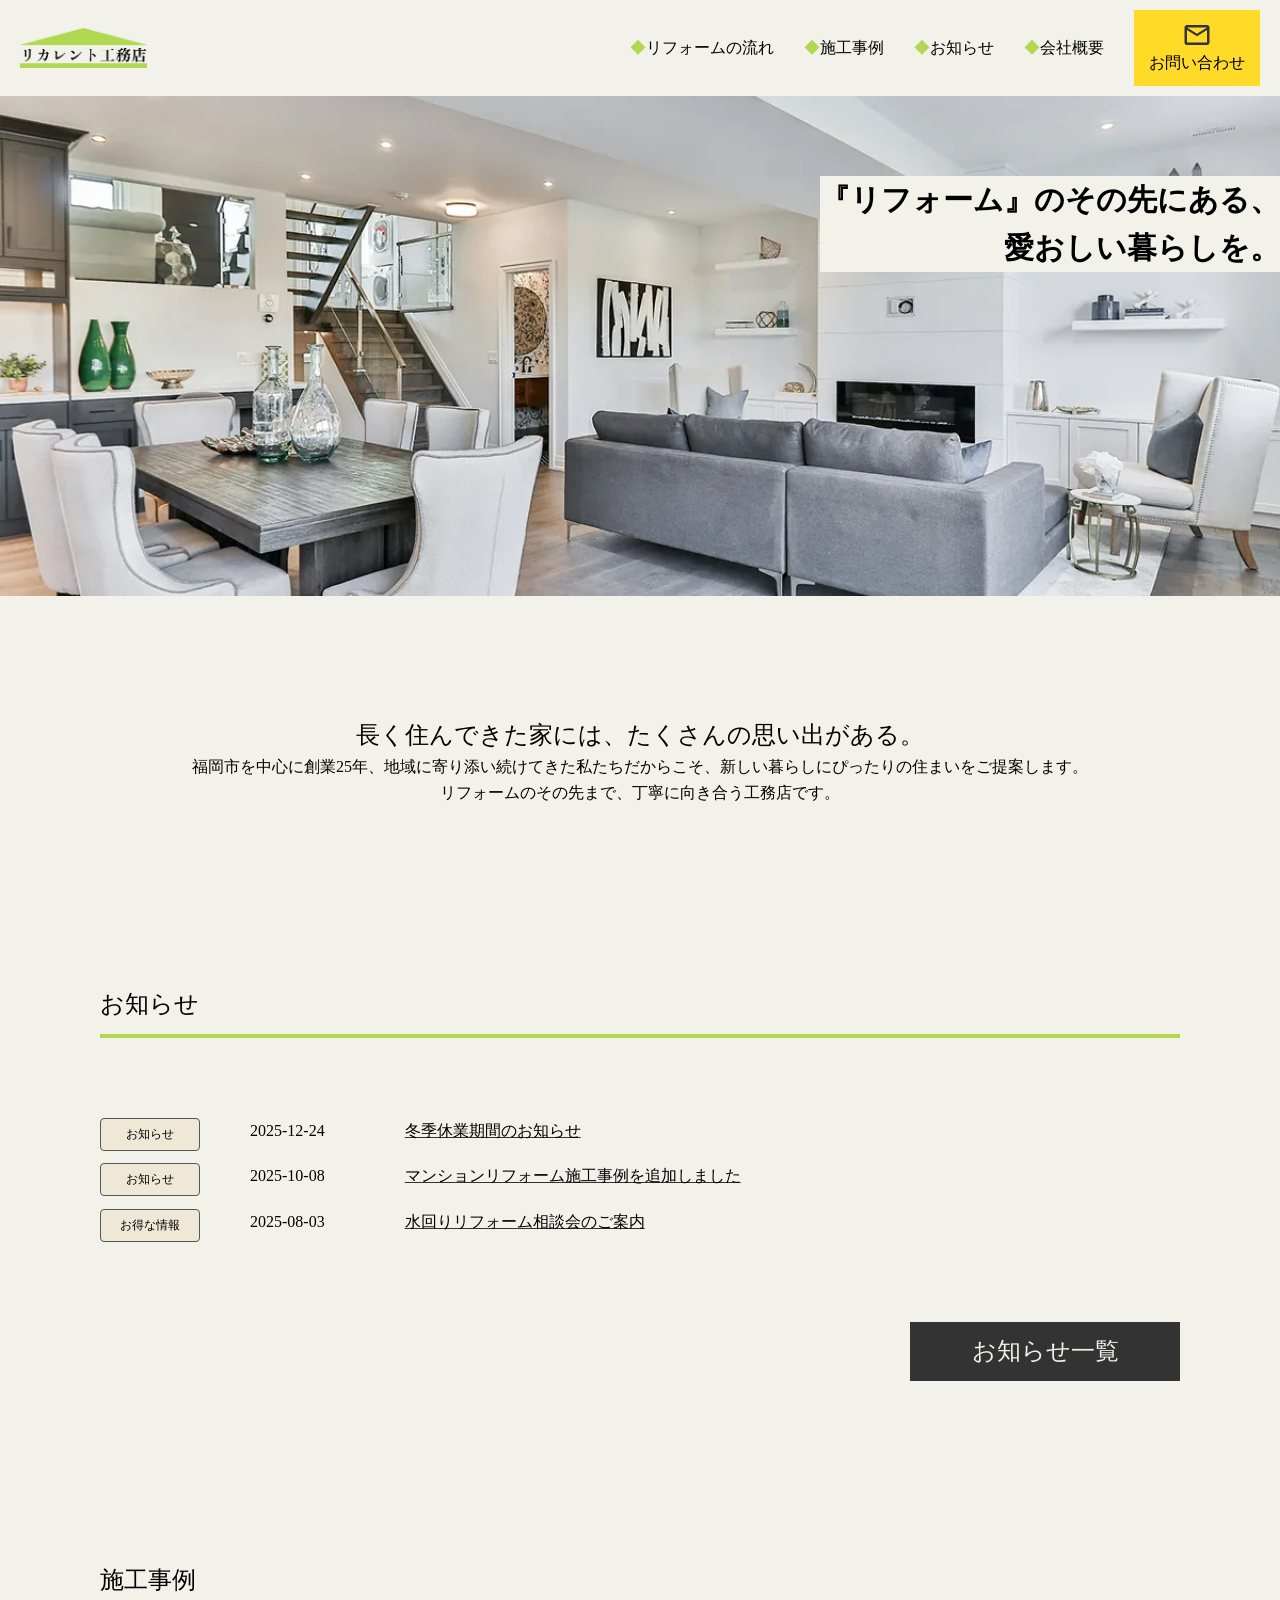
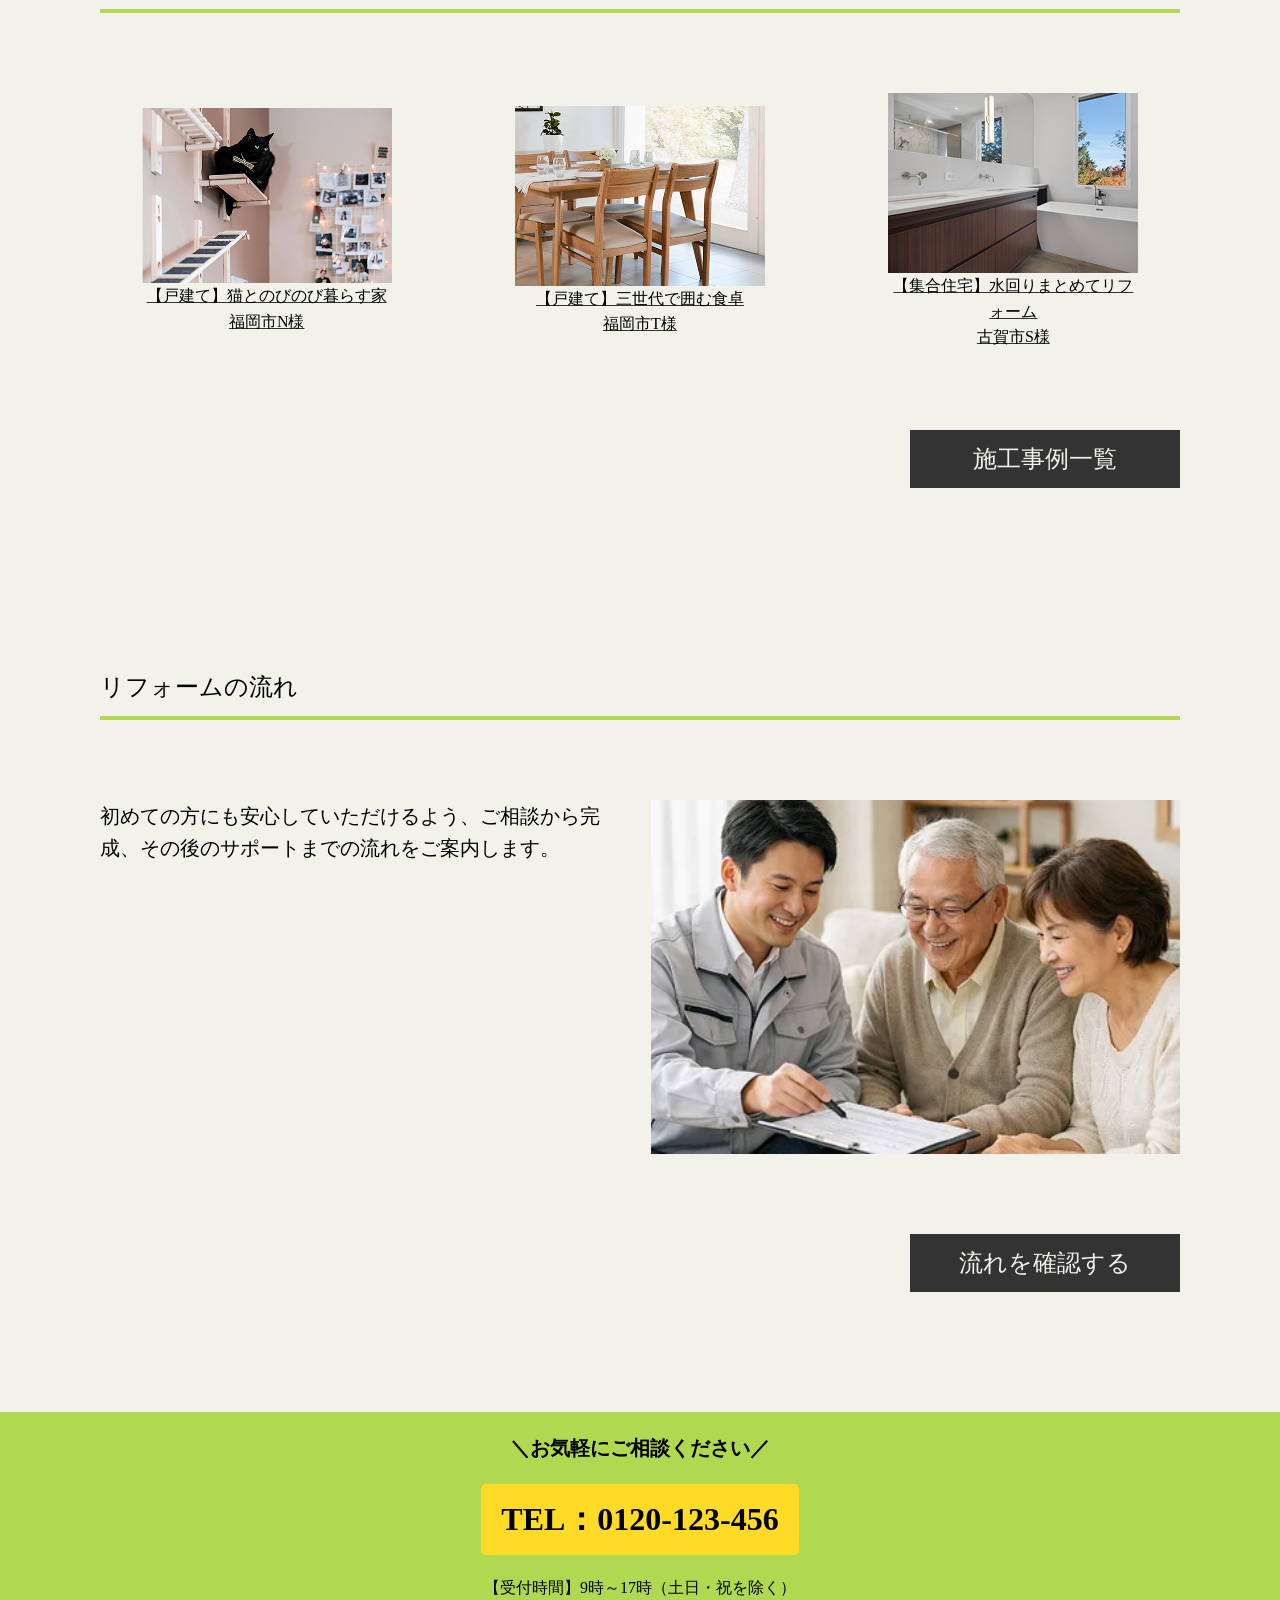
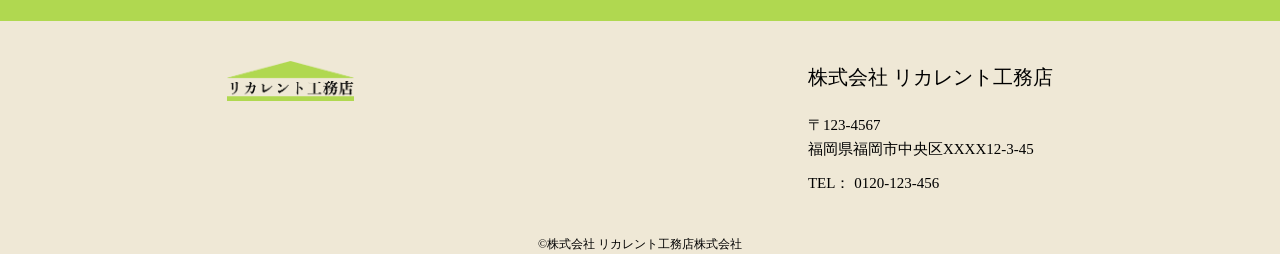
<file: index.html>
<!DOCTYPE html>
<html lang="ja">

<head>
    <!-- Google tag (gtag.js) -->
    <script async src="https://www.googletagmanager.com/gtag/js?id=G-CWVZ7EFWQ4"></script>
    <script>
        window.dataLayer = window.dataLayer || [];
        function gtag() { dataLayer.push(arguments); }
        gtag('js', new Date());

        gtag('config', 'G-CWVZ7EFWQ4');
    </script>
    <meta charset="UTF-8">
    <meta name="viewport" content="width=device-width, initial-scale=1.0">
    <!-- 検索対策 -->
    <meta name="robots" content="noindex, nofollow">
    <link rel="stylesheet" href="css/reset.css">
    <link rel="stylesheet" href="css/style.css">
    <title>リカレント工務店株式会社</title>
</head>

<body>
    <header>
        <div class="l-header">
            <a href="index.html">
                <h1 class="c-logo"><img src="img/logo.png" alt="リカレント工務店株式会社" class="c-logo__img"></h1>
            </a>
            <nav class="l-gnav">
                <ul class="l-gnav__inner">
                    <li class="c-gnav-text"><a href="process.html">リフォームの流れ</a></li>
                    <li class="c-gnav-text"><a href="case.html">施工事例</a></li>
                    <li class="c-gnav-text"><a href="news.html">お知らせ</a></li>
                    <li class="c-gnav-text"><a href="company.html">会社概要</a></li>
                    <li>
                        <a href="contact.html" class="c-gnav__info">
                            <img src="img/icon-mail.svg" alt="">
                            <p>お問い合わせ</p>
                        </a>
                    </li>
                </ul>
            </nav>

            <nav class="open" id="js-open">
                <ul class="l-gnav__inner">
                    <li class="c-gnav-text"><a href="process.html">リフォームの流れ</a></li>
                    <li class="c-gnav-text"><a href="case.html">施工事例</a></li>
                    <li class="c-gnav-text"><a href="news.html">お知らせ</a></li>
                    <li class="c-gnav-text"><a href="company.html">会社概要</a></li>
                    <li>
                        <a href="contact.html" class="c-gnav__info">
                            <img src="img/icon-mail.svg" alt="">
                            <p>お問い合わせ</p>
                        </a>
                    </li>
                </ul>
            </nav>

            <div class="c-hamburger" id="hamburger">
                <span></span>
            </div>
        </div>
    </header>

    <main>
        <div class="p-mv  slide-items">
            <p class="p-mv__copy bold">『リフォーム』のその先にある、<br>愛おしい暮らしを。</p>
        </div>
        <div class="l-wrapper">
            <div class="l-section">
                <p class="c-center-text subcopy"><span class="fz24">長く住んできた家には、たくさんの思い出がある。</span><br>
                    福岡市を中心に創業25年、地域に寄り添い続けてきた私たちだからこそ、新しい暮らしにぴったりの住まいをご提案します。 <br>リフォームのその先まで、丁寧に向き合う工務店です。</p>
            </div>


            <section class="l-section p-top-news">
                <h2 class="c-title fz24">お知らせ</h2>
                <div class="p-top-section__body">

                    <dl class="l-top-news__list" id="top-news-area">
                    </dl>
                    <!-- JS -->
                    <a href="news.html" class="c-btn--black p-top__btn">
                        <p>お知らせ一覧
                        </p>
                    </a>
                </div>
            </section>

            <section class="l-section">
                <h2 class="c-title  fz24">施工事例</h2>
                <div class="p-top-section__body">
                    <ul class="l-case__cards" id="js-top-case">
                        <!-- JS -->
                    </ul>
                    <a href="case.html" class="c-btn--black  p-top__btn">施工事例一覧</a>
                </div>
            </section>

            <section class="l-section p-top-process">
                <h2 class="c-title fz24">リフォームの流れ</h2>
                <div class="p-top-section__body">
                    <div class="p-top-process__inner">
                        <p class="p-top-process__text fz20">初めての方にも安心していただけるよう、ご相談から完成、その後のサポートまでの流れをご案内します。</p>
                        <img src="img/process4.webp" alt="男性作業員が老夫婦に書面を見せながら説明をしている。" class="p-top-process__img">
                    </div>
                    <a href="process.html" class="c-btn--black p-top__btn">
                        <p>流れを確認する</p>
                    </a>
                </div>
            </section>
        </div>


        <div class="c-tel-belt c-center-text">
            <p class="fz20 bold">＼お気軽にご相談ください／</p>
            <p class="c-tel-belt__num fz32 bold">TEL：<a href="tel:0120-123-456">0120-123-456</a></p>
            <p>【受付時間】9時～17時（土日・祝を除く）</p>
        </div>


    </main>

    <footer class="c-footer">
        <div class="l-footer-inner">
            <img src="img/logo.png" alt="" class="c-footer__img">
            <div class="l-footer__text">
                <p class="c-footer__company">株式会社 リカレント工務店</p>
                <div class="l-footer-info">
                    <p class="c-footer__add">〒123-4567<br>
                        福岡県福岡市中央区XXXX12-3-45</p>
                    <p class="c-footer__tel">TEL： <a href="tel:0120-123-456">0120-123-456</a></p>
                </div>
            </div>
        </div>
        <small class="c-footer__copy fz12">&copy;株式会社 リカレント工務店株式会社</small>
    </footer>
    <script src="js/date.js"></script>
    <script src="js/script.js"></script>
    <script src="js/common.js"></script>
</body>

</html>
</file>
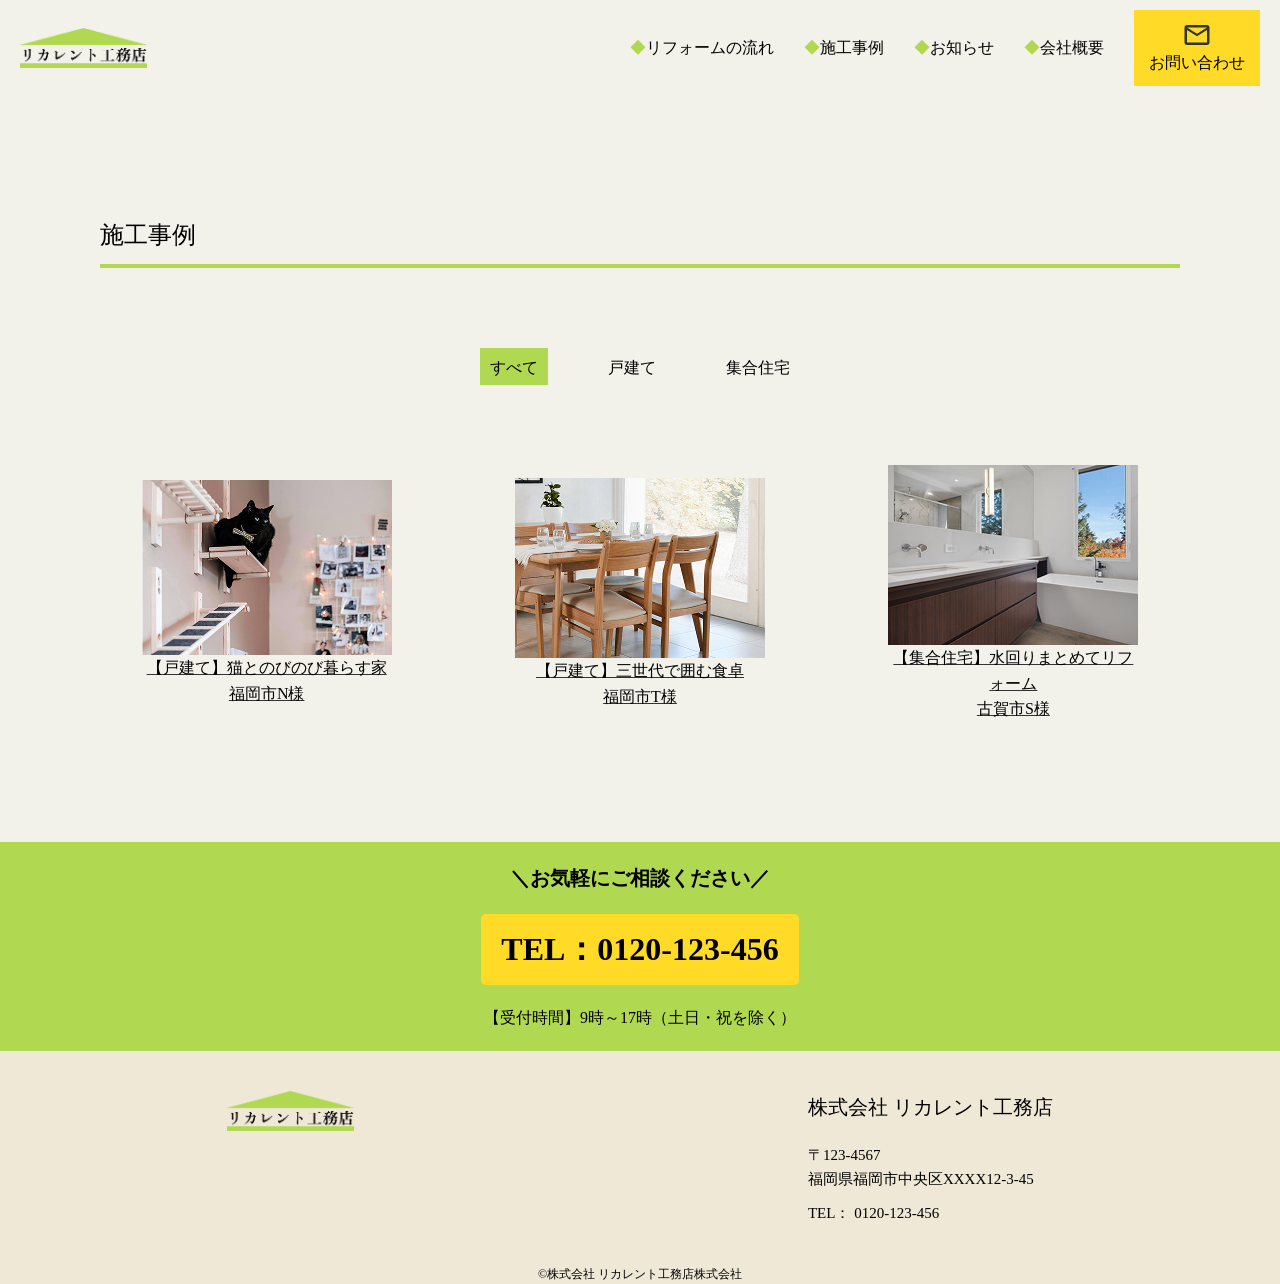
<file: case.html>
<!DOCTYPE html>
<html lang="ja">

<head>
    <!-- Google tag (gtag.js) -->
    <script async src="https://www.googletagmanager.com/gtag/js?id=G-CWVZ7EFWQ4"></script>
    <script>
        window.dataLayer = window.dataLayer || [];
        function gtag() { dataLayer.push(arguments); }
        gtag('js', new Date());

        gtag('config', 'G-CWVZ7EFWQ4');
    </script>
    <meta charset="UTF-8">
    <meta name="viewport" content="width=device-width, initial-scale=1.0">
    <!-- 検索対策 -->
    <meta name="robots" content="noindex, nofollow">
    <title>リカレント工務店株式会社 | 施工事例一覧</title>
    <link rel="stylesheet" href="css/reset.css">
    <link rel="stylesheet" href="css/style.css">
</head>

<body>
    <header>
        <div class="l-header">
            <a href="index.html">
                <h1 class="c-logo"><img src="img/logo.png" alt="リカレント工務店株式会社" class="c-logo__img"></h1>
            </a>
            <nav class="l-gnav">
                <ul class="l-gnav__inner">
                    <li class="c-gnav-text"><a href="process.html">リフォームの流れ</a></li>
                    <li class="c-gnav-text"><a href="case.html">施工事例</a></li>
                    <li class="c-gnav-text"><a href="news.html">お知らせ</a></li>
                    <li class="c-gnav-text"><a href="company.html">会社概要</a></li>
                    <li>
                        <a href="contact.html" class="c-gnav__info">
                            <img src="img/icon-mail.svg" alt="">
                            <p>お問い合わせ</p>
                        </a>
                    </li>
                </ul>
            </nav>

            <nav class="open" id="js-open">
                <ul class="l-gnav__inner">
                    <li class="c-gnav-text"><a href="process.html">リフォームの流れ</a></li>
                    <li class="c-gnav-text"><a href="case.html">施工事例</a></li>
                    <li class="c-gnav-text"><a href="news.html">お知らせ</a></li>
                    <li class="c-gnav-text"><a href="company.html">会社概要</a></li>
                    <li>
                        <a href="contact.html" class="c-gnav__info">
                            <img src="img/icon-mail.svg" alt="">
                            <p>お問い合わせ</p>
                        </a>
                    </li>
                </ul>
            </nav>

            <div class="c-hamburger" id="hamburger">
                <span></span>
            </div>
        </div>
    </header>

    <main class="l-wrapper">
        <div class="l-section">
            <h1 class="c-title  fz24">施工事例</h1>
            <ul class="l-case__category">
                <li id="all-case"><button>すべて</button></li>
                <li id="house"><button>戸建て</button></li>
                <li id="apartment"><button>集合住宅</button></li>
            </ul>
            <ul class="l-case__cards" id="case-list"> <!-- JSで描画するエリア -->
            </ul>
        </div>
    </main>

    <div class="c-tel-belt c-center-text">
        <p class="fz20 bold">＼お気軽にご相談ください／</p>
        <p class="c-tel-belt__num fz32 bold">TEL：<a href="tel:0120-123-456">0120-123-456</a></p>
        <p>【受付時間】9時～17時（土日・祝を除く）</p>
    </div>
    <footer class="c-footer">
        <div class="l-footer-inner">
            <img src="img/logo.png" alt="" class="c-footer__img">
            <div class="l-footer__text">
                <p class="c-footer__company">株式会社 リカレント工務店</p>
                <div class="l-footer-info">
                    <p class="c-footer__add">〒123-4567<br>
                        福岡県福岡市中央区XXXX12-3-45</p>
                    <p class="c-footer__tel">TEL： <a href="tel:0120-123-456">0120-123-456</a></p>
                </div>
            </div>
        </div>
        <small class="c-footer__copy fz12">&copy;株式会社 リカレント工務店株式会社</small>
    </footer>
    <script src="js/date.js"></script>
    <script src="js/common.js"></script>
    <script src="js/case.js"></script>
</body>

</html>
</file>
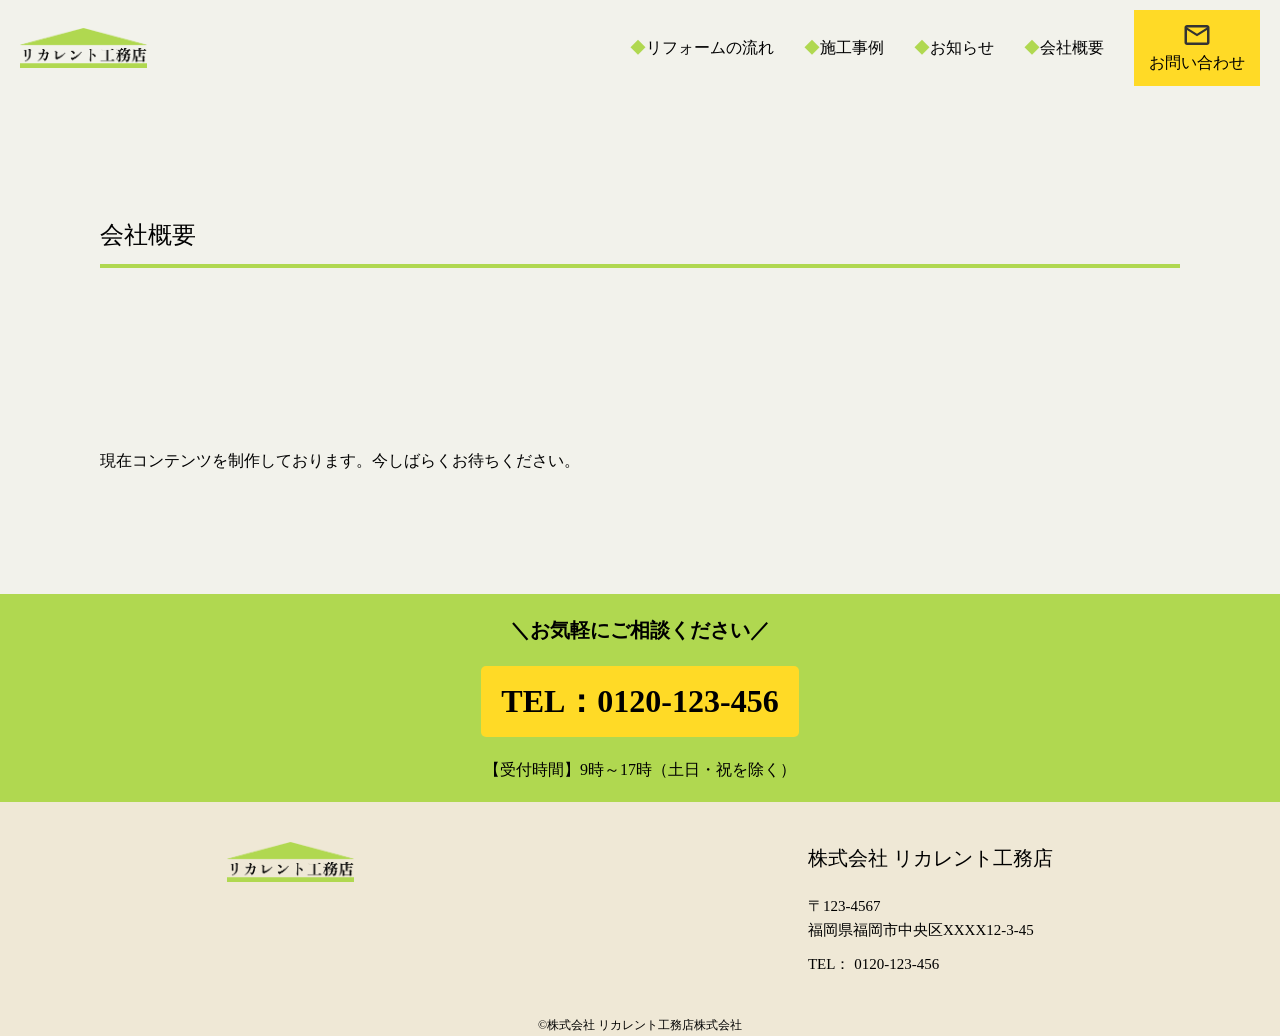
<file: company.html>
<!DOCTYPE html>
<html lang="ja">

<head>
    <!-- Google tag (gtag.js) -->
    <script async src="https://www.googletagmanager.com/gtag/js?id=G-CWVZ7EFWQ4"></script>
    <script>
        window.dataLayer = window.dataLayer || [];
        function gtag() { dataLayer.push(arguments); }
        gtag('js', new Date());

        gtag('config', 'G-CWVZ7EFWQ4');
    </script>
    <meta charset="UTF-8">
    <meta name="viewport" content="width=device-width, initial-scale=1.0">
    <!-- 検索対策 -->
    <meta name="robots" content="noindex, nofollow">
    <link rel="stylesheet" href="css/reset.css">
    <link rel="stylesheet" href="css/style.css">
    <title>リカレント工務店株式会社 | 会社概要</title>
</head>

<body>
    <header>
        <div class="l-header">
            <a href="index.html">
                <h1 class="c-logo"><img src="img/logo.png" alt="リカレント工務店株式会社" class="c-logo__img"></h1>
            </a>
            <nav class="l-gnav">
                <ul class="l-gnav__inner">
                    <li class="c-gnav-text"><a href="process.html">リフォームの流れ</a></li>
                    <li class="c-gnav-text"><a href="case.html">施工事例</a></li>
                    <li class="c-gnav-text"><a href="news.html">お知らせ</a></li>
                    <li class="c-gnav-text"><a href="company.html">会社概要</a></li>
                    <li>
                        <a href="contact.html" class="c-gnav__info">
                            <img src="img/icon-mail.svg" alt="">
                            <p>お問い合わせ</p>
                        </a>
                    </li>
                </ul>
            </nav>

            <nav class="open" id="js-open">
                <ul class="l-gnav__inner">
                    <li class="c-gnav-text"><a href="process.html">リフォームの流れ</a></li>
                    <li class="c-gnav-text"><a href="case.html">施工事例</a></li>
                    <li class="c-gnav-text"><a href="news.html">お知らせ</a></li>
                    <li class="c-gnav-text"><a href="company.html">会社概要</a></li>
                    <li>
                        <a href="contact.html" class="c-gnav__info">
                            <img src="img/icon-mail.svg" alt="">
                            <p>お問い合わせ</p>
                        </a>
                    </li>
                </ul>
            </nav>

            <div class="c-hamburger" id="hamburger">
                <span></span>
            </div>
        </div>
    </header>
    <main class="l-wrapper">
        <h1 class="c-title fz24">会社概要</h1>
        <p>現在コンテンツを制作しております。今しばらくお待ちください。</p>

    </main>


    <div class="c-tel-belt c-center-text">
        <p class="fz20 bold">＼お気軽にご相談ください／</p>
        <p class="c-tel-belt__num fz32 bold">TEL：<a href="tel:0120-123-456">0120-123-456</a></p>
        <p>【受付時間】9時～17時（土日・祝を除く）</p>
    </div>

    <footer class="c-footer">
        <div class="l-footer-inner">
            <img src="img/logo.png" alt="" class="c-footer__img">
            <div class="l-footer__text">
                <p class="c-footer__company">株式会社 リカレント工務店</p>
                <div class="l-footer-info">
                    <p class="c-footer__add">〒123-4567<br>
                        福岡県福岡市中央区XXXX12-3-45</p>
                    <p class="c-footer__tel">TEL： <a href="tel:0120-123-456">0120-123-456</a></p>
                </div>
            </div>
        </div>
        <small class="c-footer__copy fz12">&copy;株式会社 リカレント工務店株式会社</small>
    </footer>

    <script src="js/common.js"></script>
</body>

</html>
</file>
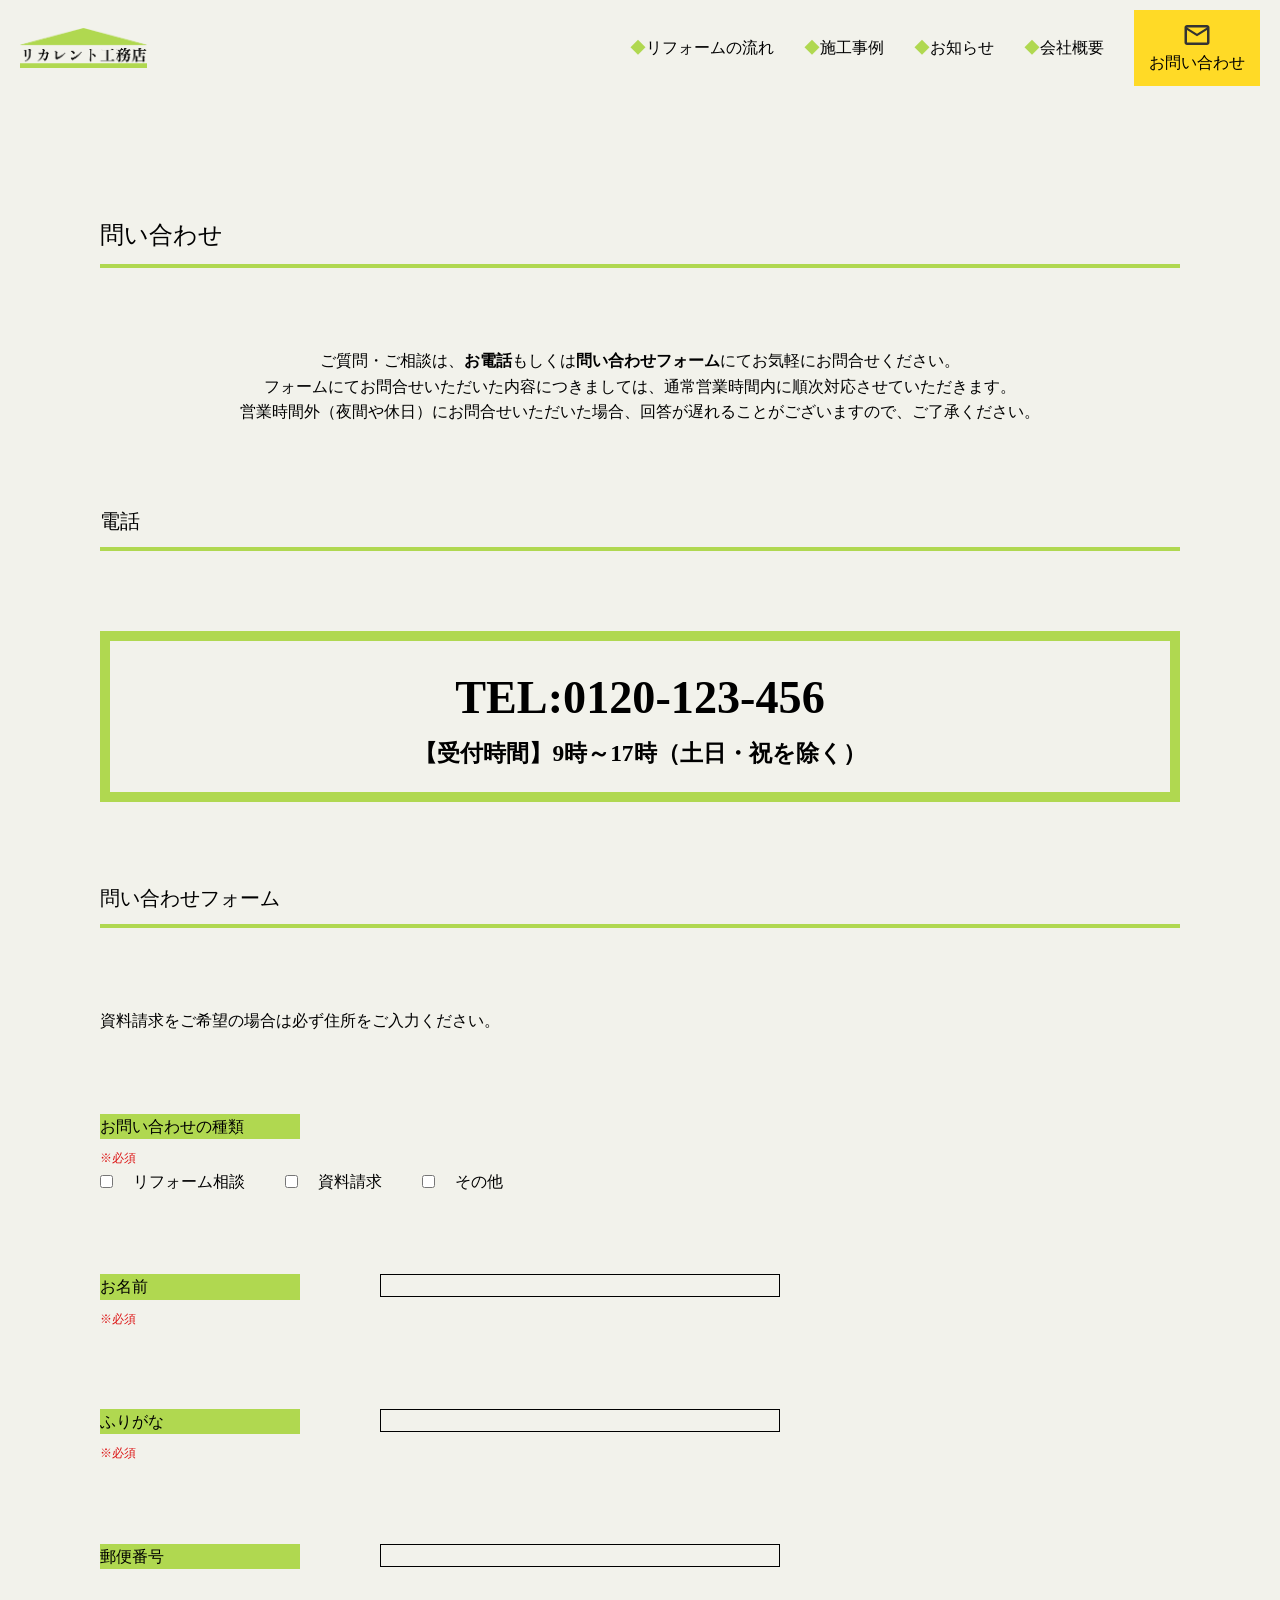
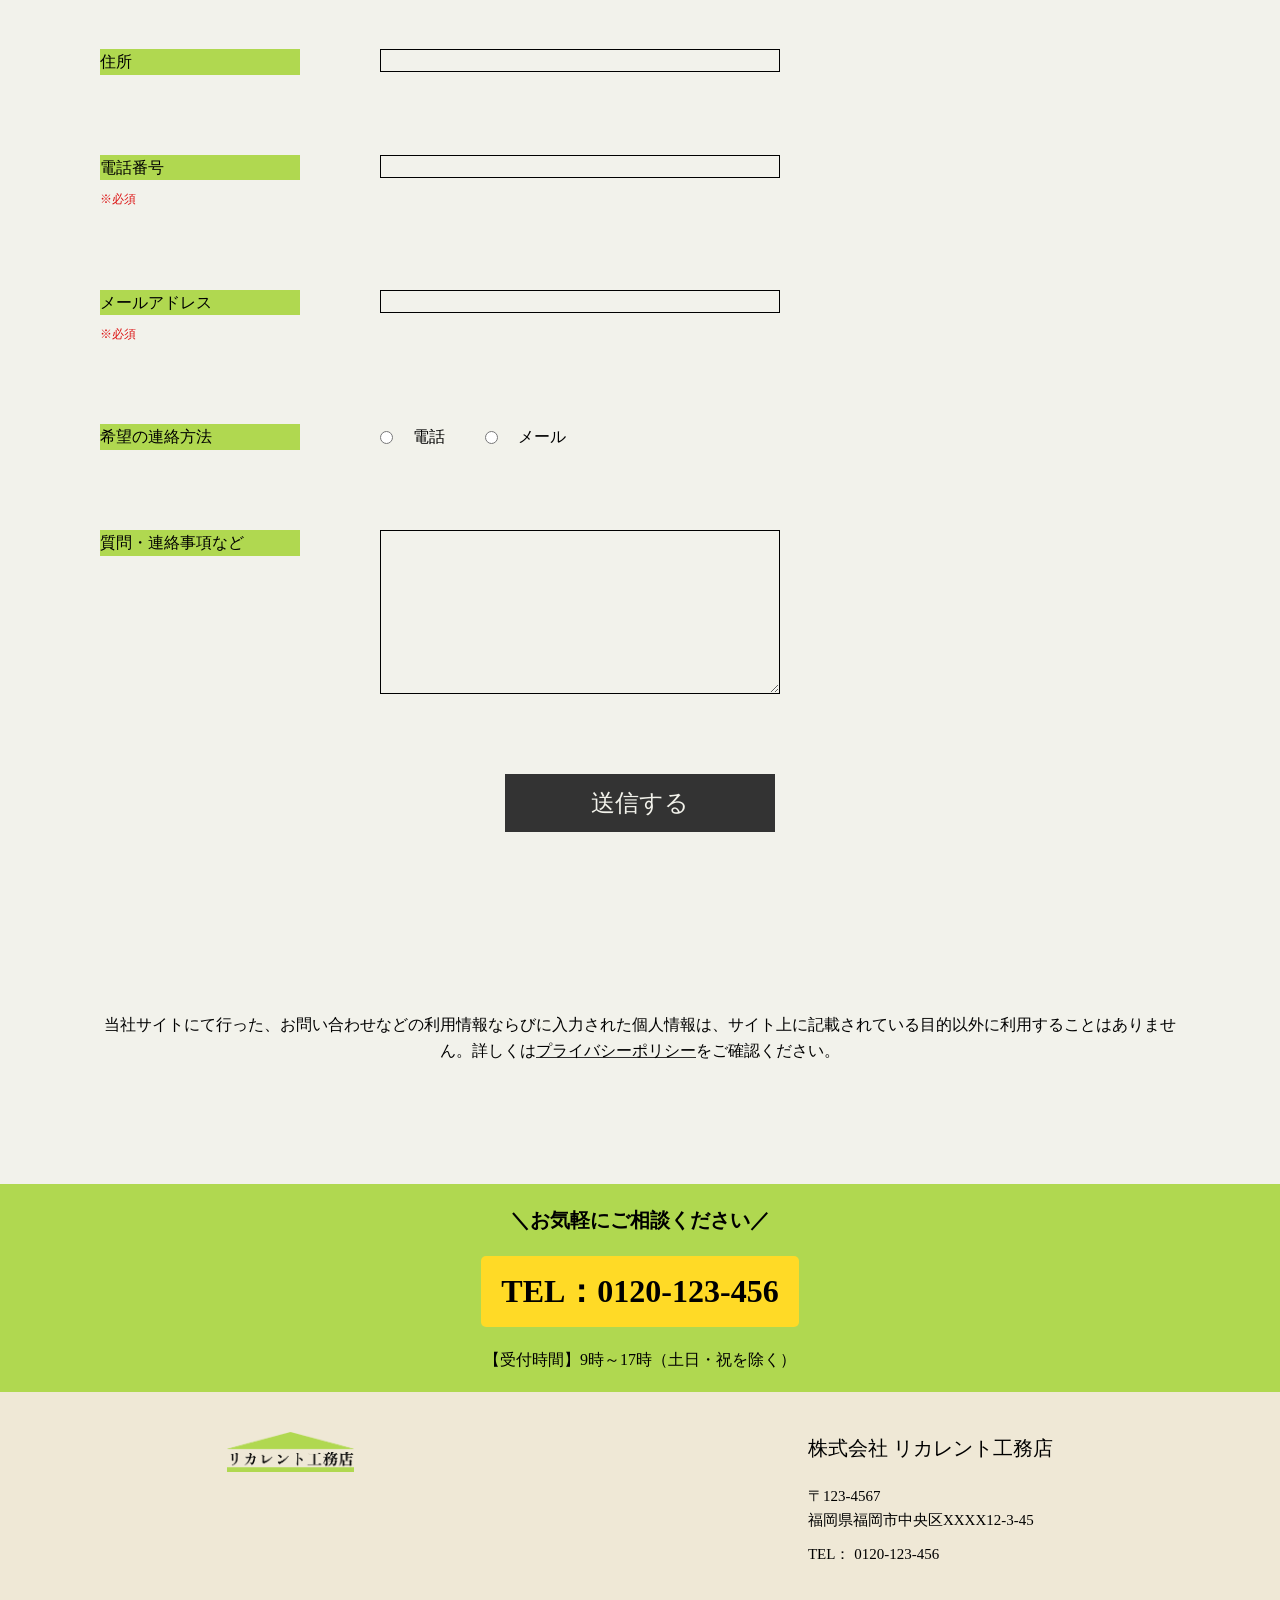
<file: contact.html>
<!DOCTYPE html>
<html lang="ja">

<head>
    <!-- Google tag (gtag.js) -->
    <script async src="https://www.googletagmanager.com/gtag/js?id=G-CWVZ7EFWQ4"></script>
    <script>
        window.dataLayer = window.dataLayer || [];
        function gtag() { dataLayer.push(arguments); }
        gtag('js', new Date());

        gtag('config', 'G-CWVZ7EFWQ4');
    </script>
    <meta charset="UTF-8">
    <meta name="viewport" content="width=device-width, initial-scale=1.0">
    <!-- 検索対策 -->
    <meta name="robots" content="noindex, nofollow">
    <link rel="stylesheet" href="css/reset.css">
    <link rel="stylesheet" href="css/style.css">
    <title>リカレント工務店株式会社 | お問い合わせ</title>
</head>

<body>
    <header>
        <div class="l-header">
            <a href="index.html">
                <h1 class="c-logo"><img src="img/logo.png" alt="リカレント工務店株式会社" class="c-logo__img"></h1>
            </a>
            <nav class="l-gnav">
                <ul class="l-gnav__inner">
                    <li class="c-gnav-text"><a href="process.html">リフォームの流れ</a></li>
                    <li class="c-gnav-text"><a href="case.html">施工事例</a></li>
                    <li class="c-gnav-text"><a href="news.html">お知らせ</a></li>
                    <li class="c-gnav-text"><a href="company.html">会社概要</a></li>
                    <li>
                        <a href="contact.html" class="c-gnav__info">
                            <img src="img/icon-mail.svg" alt="">
                            <p>お問い合わせ</p>
                        </a>
                    </li>
                </ul>
            </nav>

            <nav class="open" id="js-open">
                <ul class="l-gnav__inner">
                    <li class="c-gnav-text"><a href="process.html">リフォームの流れ</a></li>
                    <li class="c-gnav-text"><a href="case.html">施工事例</a></li>
                    <li class="c-gnav-text"><a href="news.html">お知らせ</a></li>
                    <li class="c-gnav-text"><a href="company.html">会社概要</a></li>
                    <li>
                        <a href="contact.html" class="c-gnav__info">
                            <img src="img/icon-mail.svg" alt="">
                            <p>お問い合わせ</p>
                        </a>
                    </li>
                </ul>
            </nav>

            <div class="c-hamburger" id="hamburger">
                <span></span>
            </div>
        </div>
    </header>
    <main class="l-wrapper">
        <div class="l-section">
            <h1 class="c-title fz24">問い合わせ</h1>
            <p class="c-center-text">ご質問・ご相談は、<span class="bold">お電話</span>もしくは<span
                    class="bold">問い合わせフォーム</span>にてお気軽にお問合せください。<br>
                フォームにてお問合せいただいた内容につきましては、通常営業時間内に順次対応させていただきます。<br>
                営業時間外（夜間や休日）にお問合せいただいた場合、回答が遅れることがございますので、ご了承ください。</p>

            <h2 class="c-title fz20">電話</h2>
            <div class="p-tel__box">
                <a href="tel:0120-123-456" class="bold">
                    <p class="p-tel__num">TEL:0120-123-456</p>
                </a>
                <p class="bold p-tel__box--text">【受付時間】9時～17時（土日・祝を除く）</p>
            </div>

            <h2 class="c-title fz20" id="form-top">問い合わせフォーム</h2>
            <p id="form-text">資料請求をご希望の場合は必ず住所をご入力ください。</p>

            <div class="l-form">
                <div class="l-form__wrapper">
                    <div class="p-form__item">
                        <div class="l-form__title-area">
                            <p class="p-form__title">お問い合わせの種類</p>
                            <p class=" p-form--red">※必須</p>
                        </div>
                        <div class="p-form__input">
                            <label class="p-form__checkbox">
                                <input type="checkbox" name="type" value="リフォーム相談">
                                <span>リフォーム相談</span>
                            </label>
                            <label class="p-form__checkbox">
                                <input type="checkbox" name="type" value="資料請求">
                                <span>資料請求</span>
                            </label>
                            <label class="p-form__checkbox">
                                <input type="checkbox" name="type" value="その他">
                                <span>その他</span>
                            </label>
                        </div>
                    </div>
                    <div class="l-form__item">
                        <div class="l-form__title-area">
                            <p class="p-form__title">お名前</p>
                            <p class="p-form--red">※必須</p>
                        </div>
                        <div class="p-form__input">
                            <input type="text" class="p-form__text-box" name="user-name">
                        </div>
                    </div>
                    <div class="l-form__item">
                        <div class="l-form__title-area">
                            <p class="p-form__title">ふりがな</p>
                            <p class="p-form--red">※必須</p>
                        </div>
                        <div class="p-form__input">
                            <input type="text" class="p-form__text-box" name="name-hiragana">
                        </div>
                    </div>
                    <div class="l-form__item">
                        <div class="l-form__title-area">
                            <p class="p-form__title">郵便番号</p>
                        </div>
                        <div class="p-form__input">
                            <input type="text" class="p-form__text-box" name="post-num">
                        </div>
                    </div>
                    <div class="l-form__item--top">
                        <div class="l-form__title-area">
                            <p class="p-form__title">住所</p>
                        </div>
                        <div class="p-form__input">
                            <input type="text" class="p-form__text-box" name="address">
                        </div>
                    </div>

                    <div class="l-form__item">
                        <div class="l-form__title-area">
                            <p class="p-form__title">電話番号</p>
                            <p class="p-form--red">※必須</p>
                        </div>
                        <div class="p-form__input">
                            <input type="text" class="p-form__text-box" name="tel-num">
                        </div>
                    </div>
                    <div class="l-form__item">
                        <div class="l-form__title-area">
                            <p class="p-form__title">メールアドレス</p>
                            <p class="p-form--red">※必須</p>
                        </div>
                        <div class="p-form__input">
                            <input type="email" class="p-form__text-box" name="mail">
                        </div>
                    </div>
                    <div class="l-form__item--top">
                        <div class="l-form__title-area">
                            <p class="p-form__title">希望の連絡方法</p>
                        </div>
                        <div class="p-form__input">
                            <label class="p-form__radio">
                                <input type="radio" name="contact-tool">
                                <span>電話</span>
                            </label>
                            <label class="p-form__radio">
                                <input type="radio" name="contact-tool">
                                <span>メール</span>
                            </label>
                        </div>
                    </div>

                    <div class="l-form__item">
                        <div class="l-form__title-area">
                            <p class="p-form__title">質問・連絡事項など</p>
                        </div>
                        <div class="p-form__input">
                            <textarea name="message" id="message" class="p-form__text-box--big"></textarea>
                        </div>
                    </div>
                </div>
            </div>
            <input type="submit" value="送信する" class="c-btn--black p-form-btn c-btn--center" id="submit-btn">
        </div>
        <p class="c-center-text">当社サイトにて行った、お問い合わせなどの利用情報ならびに入力された個人情報は、サイト上に記載されている目的以外に利用することはありません。詳しくは<a
                href="privacy.html" class="c-hover__text">プライバシーポリシー</a>をご確認ください。
        </p>
    </main>

    <div class="c-tel-belt c-center-text">
        <p class="fz20 bold">＼お気軽にご相談ください／</p>
        <p class="c-tel-belt__num fz32 bold">TEL：<a href="tel:0120-123-456">0120-123-456</a></p>
        <p>【受付時間】9時～17時（土日・祝を除く）</p>
    </div>

    <footer class="c-footer">
        <div class="l-footer-inner">
            <img src="img/logo.png" alt="" class="c-footer__img">
            <div class="l-footer__text">
                <p class="c-footer__company">株式会社 リカレント工務店</p>
                <div class="l-footer-info">
                    <p class="c-footer__add">〒123-4567<br>
                        福岡県福岡市中央区XXXX12-3-45</p>
                    <p class="c-footer__tel">TEL： <a href="tel:0120-123-456">0120-123-456</a></p>
                </div>
            </div>
        </div>
        <small class="c-footer__copy fz12">&copy;株式会社 リカレント工務店株式会社</small>
    </footer>

    <script src="js/common.js"></script>
    <script src="js/contact.js"></script>
</body>

</html>
</file>
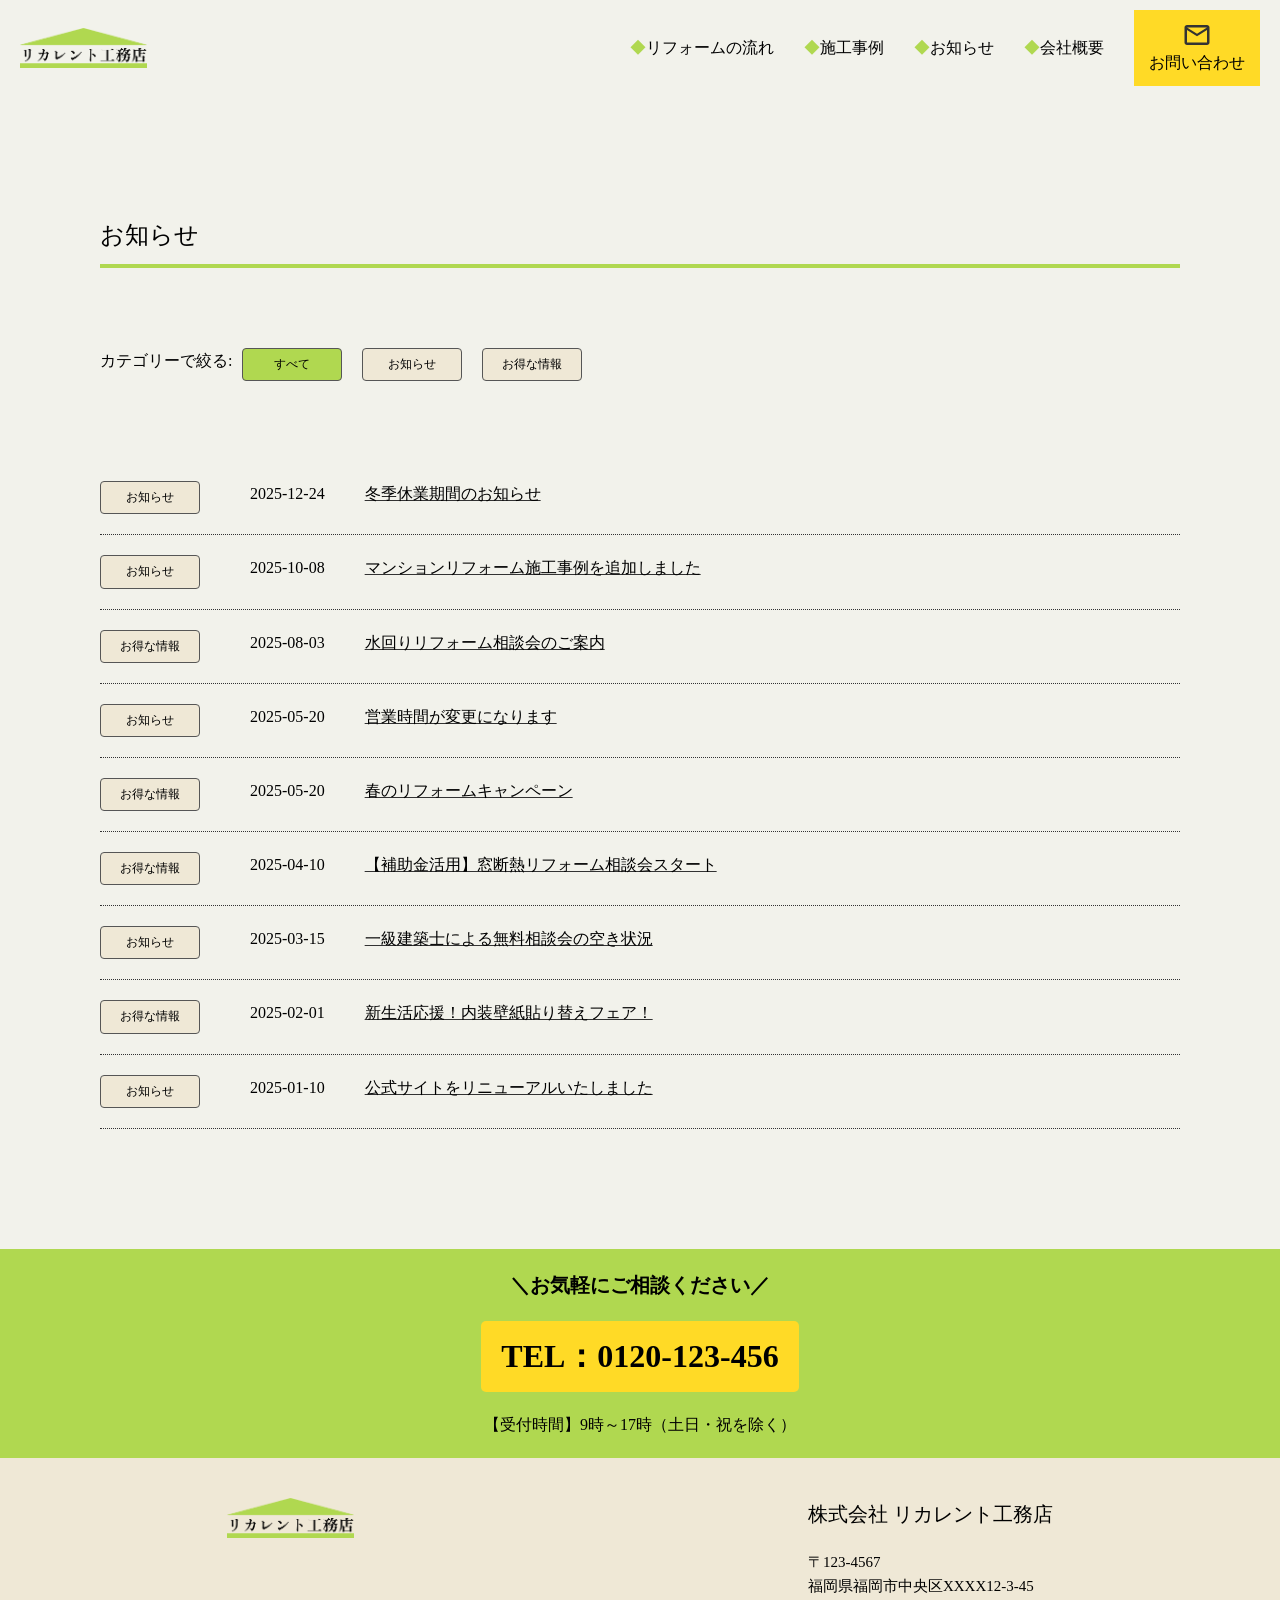
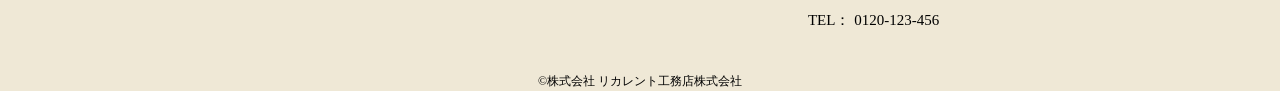
<file: news.html>
<!DOCTYPE html>
<html lang="ja">

<head>
    <!-- Google tag (gtag.js) -->
    <script async src="https://www.googletagmanager.com/gtag/js?id=G-CWVZ7EFWQ4"></script>
    <script>
        window.dataLayer = window.dataLayer || [];
        function gtag() { dataLayer.push(arguments); }
        gtag('js', new Date());

        gtag('config', 'G-CWVZ7EFWQ4');
    </script>
    <meta charset="UTF-8">
    <meta name="viewport" content="width=device-width, initial-scale=1.0">
    <!-- 検索対策 -->
    <meta name="robots" content="noindex, nofollow">
    <link rel="stylesheet" href="css/reset.css">
    <link rel="stylesheet" href="css/style.css">
    <title>リカレント工務店株式会社 | お知らせ</title>
</head>

<body>
    <header>
        <div class="l-header">
            <a href="index.html">
                <h1 class="c-logo"><img src="img/logo.png" alt="リカレント工務店株式会社" class="c-logo__img"></h1>
            </a>
            <nav class="l-gnav">
                <ul class="l-gnav__inner">
                    <li class="c-gnav-text"><a href="process.html">リフォームの流れ</a></li>
                    <li class="c-gnav-text"><a href="case.html">施工事例</a></li>
                    <li class="c-gnav-text"><a href="news.html">お知らせ</a></li>
                    <li class="c-gnav-text"><a href="company.html">会社概要</a></li>
                    <li>
                        <a href="contact.html" class="c-gnav__info">
                            <img src="img/icon-mail.svg" alt="">
                            <p>お問い合わせ</p>
                        </a>
                    </li>
                </ul>
            </nav>

            <nav class="open" id="js-open">
                <ul class="l-gnav__inner">
                    <li class="c-gnav-text"><a href="process.html">リフォームの流れ</a></li>
                    <li class="c-gnav-text"><a href="case.html">施工事例</a></li>
                    <li class="c-gnav-text"><a href="news.html">お知らせ</a></li>
                    <li class="c-gnav-text"><a href="company.html">会社概要</a></li>
                    <li>
                        <a href="contact.html" class="c-gnav__info">
                            <img src="img/icon-mail.svg" alt="">
                            <p>お問い合わせ</p>
                        </a>
                    </li>
                </ul>
            </nav>

            <div class="c-hamburger" id="hamburger">
                <span></span>
            </div>
        </div>
    </header>

    <main class="l-wrapper">
        <div class="l-section">
            <h1 class="c-title fz24">お知らせ</h1>
            <div class="p-news__category">
                <p>カテゴリーで絞る:</p>
                <div class="p-news__category-icon">
                    <button class="c-news-item__icon  fz12" id="all">すべて</button>
                    <button class="c-news-item__icon  fz12" id="news">お知らせ</button>
                    <button class="c-news-item__icon fz12" id="special">お得な情報</button>
                </div>
            </div>

            <dl class="l-news-list" id="news-area">
                <!-- JSで書く -->
            </dl>
        </div>

    </main>
    <div class="c-tel-belt c-center-text">
        <p class="fz20 bold">＼お気軽にご相談ください／</p>
        <p class="c-tel-belt__num fz32 bold">TEL：<a href="tel:0120-123-456">0120-123-456</a></p>
        <p>【受付時間】9時～17時（土日・祝を除く）</p>
    </div>

    <footer class="c-footer">
        <div class="l-footer-inner">
            <img src="img/logo.png" alt="" class="c-footer__img">
            <div class="l-footer__text">
                <p class="c-footer__company">株式会社 リカレント工務店</p>
                <div class="l-footer-info">
                    <p class="c-footer__add">〒123-4567<br>
                        福岡県福岡市中央区XXXX12-3-45</p>
                    <p class="c-footer__tel">TEL： <a href="tel:0120-123-456">0120-123-456</a></p>
                </div>
            </div>
        </div>
        <small class="c-footer__copy fz12">&copy;株式会社 リカレント工務店株式会社</small>
    </footer>
    <script src="js/date.js"></script>
    <script src="js/common.js"></script>
    <script src="js/news.js"></script>
</body>

</html>
</file>
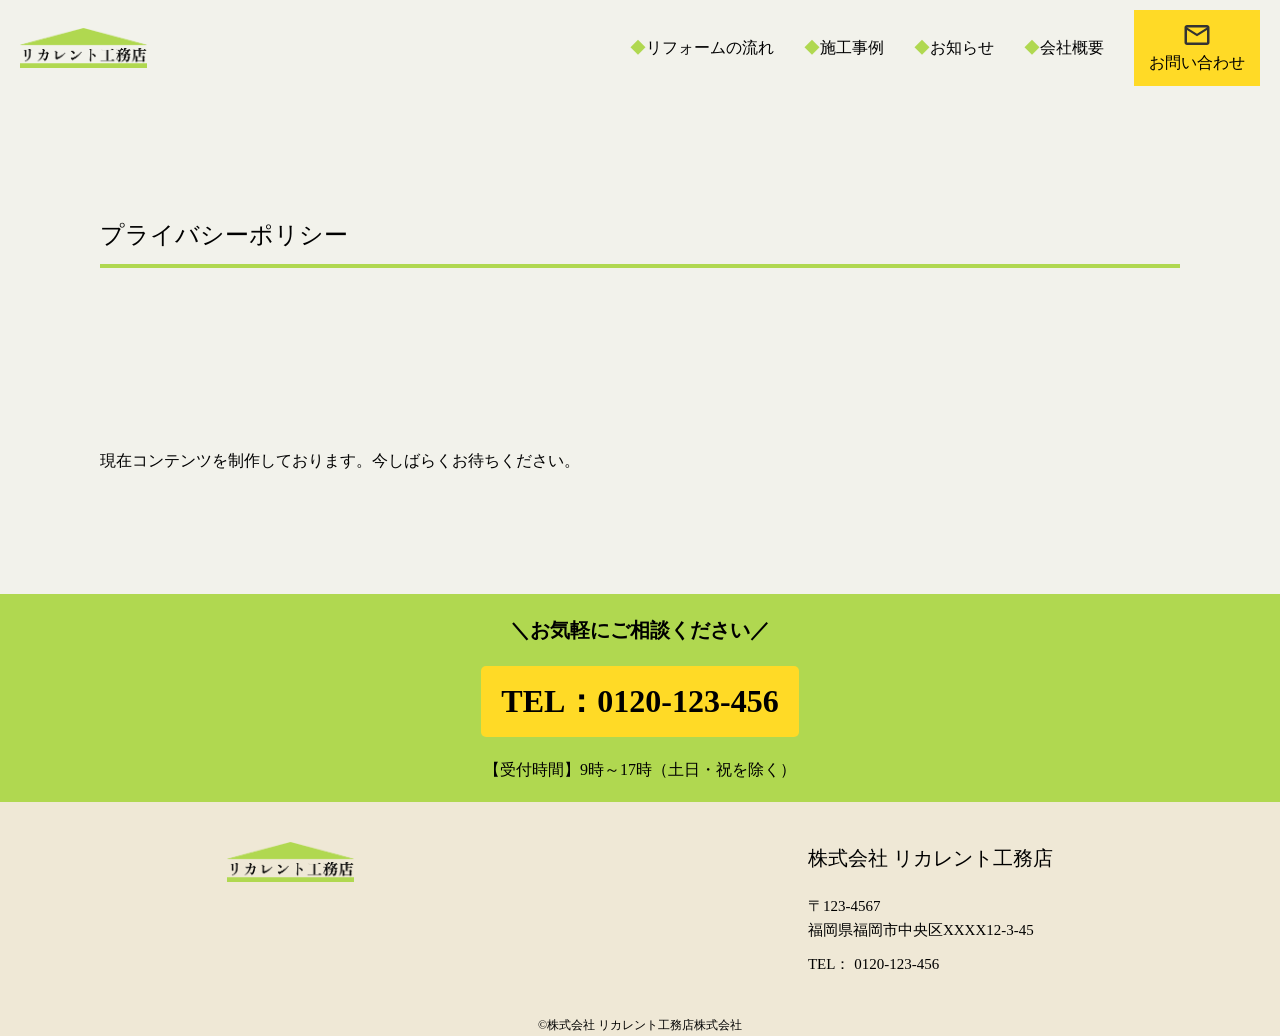
<file: privacy.html>
<!DOCTYPE html>
<html lang="ja">

<head>
    <!-- Google tag (gtag.js) -->
    <script async src="https://www.googletagmanager.com/gtag/js?id=G-CWVZ7EFWQ4"></script>
    <script>
        window.dataLayer = window.dataLayer || [];
        function gtag() { dataLayer.push(arguments); }
        gtag('js', new Date());

        gtag('config', 'G-CWVZ7EFWQ4');
    </script>
    <meta charset="UTF-8">
    <meta name="viewport" content="width=device-width, initial-scale=1.0">
    <!-- 検索対策 -->
    <meta name="robots" content="noindex, nofollow">
    <link rel="stylesheet" href="css/reset.css">
    <link rel="stylesheet" href="css/style.css">
    <title>リカレント工務店株式会社 | プライバシーポリシー</title>
</head>

<body>
    <header>
        <div class="l-header">
            <a href="index.html">
                <h1 class="c-logo"><img src="img/logo.png" alt="リカレント工務店株式会社" class="c-logo__img"></h1>
            </a>
            <nav class="l-gnav">
                <ul class="l-gnav__inner">
                    <li class="c-gnav-text"><a href="process.html">リフォームの流れ</a></li>
                    <li class="c-gnav-text"><a href="case.html">施工事例</a></li>
                    <li class="c-gnav-text"><a href="news.html">お知らせ</a></li>
                    <li class="c-gnav-text"><a href="company.html">会社概要</a></li>
                    <li>
                        <a href="contact.html" class="c-gnav__info">
                            <img src="img/icon-mail.svg" alt="">
                            <p>お問い合わせ</p>
                        </a>
                    </li>
                </ul>
            </nav>

            <nav class="open" id="js-open">
                <ul class="l-gnav__inner">
                    <li class="c-gnav-text"><a href="process.html">リフォームの流れ</a></li>
                    <li class="c-gnav-text"><a href="case.html">施工事例</a></li>
                    <li class="c-gnav-text"><a href="news.html">お知らせ</a></li>
                    <li class="c-gnav-text"><a href="company.html">会社概要</a></li>
                    <li>
                        <a href="contact.html" class="c-gnav__info">
                            <img src="img/icon-mail.svg" alt="">
                            <p>お問い合わせ</p>
                        </a>
                    </li>
                </ul>
            </nav>

            <div class="c-hamburger" id="hamburger">
                <span></span>
            </div>
        </div>
    </header>
    <main class="l-wrapper">
        <h1 class="c-title fz24">プライバシーポリシー</h1>
        <p>現在コンテンツを制作しております。今しばらくお待ちください。</p>

    </main>


    <div class="c-tel-belt c-center-text">
        <p class="fz20 bold">＼お気軽にご相談ください／</p>
        <p class="c-tel-belt__num fz32 bold">TEL：<a href="tel:0120-123-456">0120-123-456</a></p>
        <p>【受付時間】9時～17時（土日・祝を除く）</p>
    </div>

    <footer class="c-footer">
        <div class="l-footer-inner">
            <img src="img/logo.png" alt="" class="c-footer__img">
            <div class="l-footer__text">
                <p class="c-footer__company">株式会社 リカレント工務店</p>
                <div class="l-footer-info">
                    <p class="c-footer__add">〒123-4567<br>
                        福岡県福岡市中央区XXXX12-3-45</p>
                    <p class="c-footer__tel">TEL： <a href="tel:0120-123-456">0120-123-456</a></p>
                </div>
            </div>
        </div>
        <small class="c-footer__copy fz12">&copy;株式会社 リカレント工務店株式会社</small>
    </footer>


    <script src="js/common.js"></script>
</body>

</html>
</file>
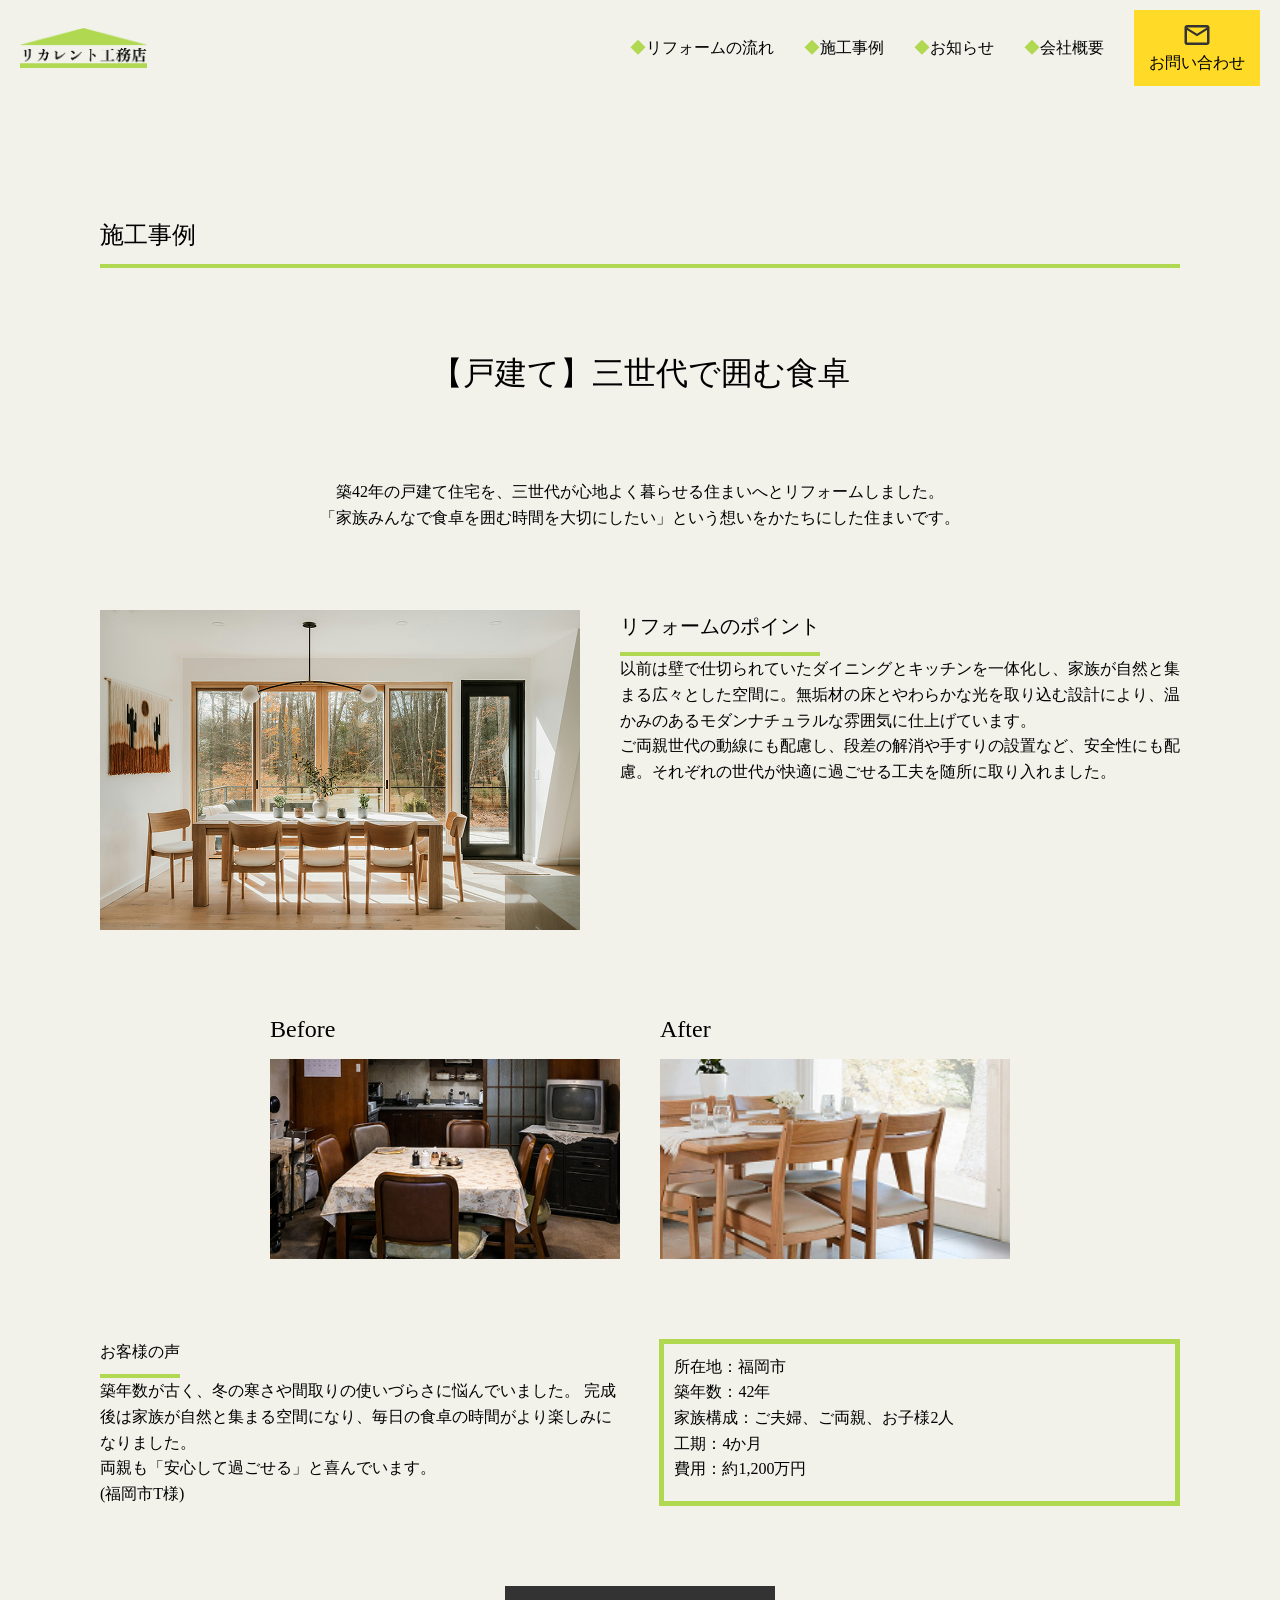
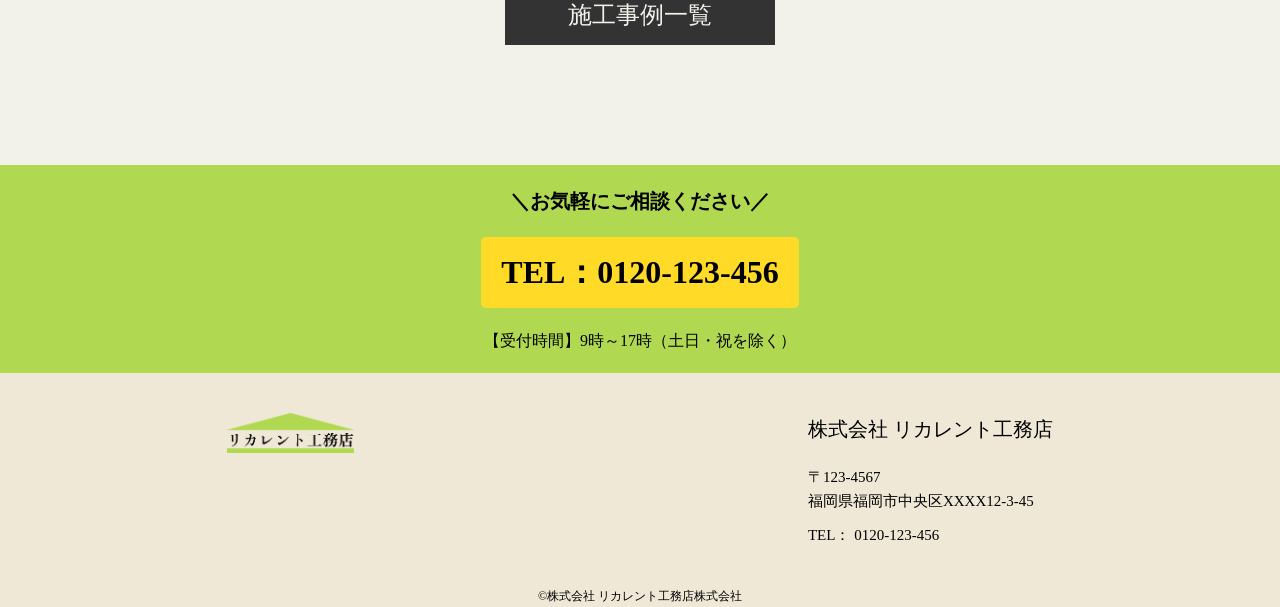
<file: case/case1.html>
<!DOCTYPE html>
<html lang="ja">

<head>
    <meta charset="UTF-8">
    <meta name="viewport" content="width=device-width, initial-scale=1.0">
    <!-- 検索対策 -->
    <meta name="robots" content="noindex, nofollow">
    <title>リカレント工務店株式会社 | 施工事例詳細</title>
    <link rel="stylesheet" href="../css/reset.css">
    <link rel="stylesheet" href="../css/style.css">

</head>

<body>
    <header>
        <div class="l-header">
            <a href="../index.html">
                <h1 class="c-logo"><img src="../img/logo.png" alt="リカレント工務店株式会社" class="c-logo__img"></h1>
            </a>
            <nav class="l-gnav">
                <ul class="l-gnav__inner">
                    <li class="c-gnav-text"><a href="../process.html">リフォームの流れ</a></li>
                    <li class="c-gnav-text"><a href="../case.html">施工事例</a></li>
                    <li class="c-gnav-text"><a href="../news.html">お知らせ</a></li>
                    <li class="c-gnav-text"><a href="../company.html">会社概要</a></li>
                    <li>
                        <a href="../contact.html" class="c-gnav__info">
                            <img src="../img/icon-mail.svg" alt="">
                            <p>お問い合わせ</p>
                        </a>
                    </li>
                </ul>
            </nav>

            <nav class="open" id="js-open">
                <ul class="l-gnav__inner">
                    <li class="c-gnav-text"><a href="../process.html">リフォームの流れ</a></li>
                    <li class="c-gnav-text"><a href="../case.html">施工事例</a></li>
                    <li class="c-gnav-text"><a href="../news.html">お知らせ</a></li>
                    <li class="c-gnav-text"><a href="../company.html">会社概要</a></li>
                    <li>
                        <a href="contact.html" class="c-gnav__info">
                            <img src="../img/icon-mail.svg" alt="">
                            <p>お問い合わせ</p>
                        </a>
                    </li>
                </ul>
            </nav>

            <div class="c-hamburger" id="hamburger">
                <span></span>
            </div>
        </div>
    </header>
    <main class="l-wrapper">
        <div class="l-section">
            <h1 class="c-title fz24">施工事例</h1>
            <h2 class="fz32 c-center-text">【戸建て】三世代で囲む食卓</h2>

            <p class="c-center-text">築42年の戸建て住宅を、三世代が心地よく暮らせる住まいへとリフォームしました。<br>
                「家族みんなで食卓を囲む時間を大切にしたい」という想いをかたちにした住まいです。
            </p>

            <div class="l-case-det__main">
                <img src="../img/case2-main.jpg" alt="リフォーム後の明るい雰囲気のダイニングルーム。ダイニングテーブルとダイニングチェアが並んでおり、窓からは外の風景が見える。"
                    class="c-case-det__img">

                <div class="c-case-det__point">
                    <h3 class="c-title fz20">リフォームのポイント</h3>
                    <p>以前は壁で仕切られていたダイニングとキッチンを一体化し、家族が自然と集まる広々とした空間に。無垢材の床とやわらかな光を取り込む設計により、温かみのあるモダンナチュラルな雰囲気に仕上げています。<br>
                        ご両親世代の動線にも配慮し、段差の解消や手すりの設置など、安全性にも配慮。それぞれの世代が快適に過ごせる工夫を随所に取り入れました。</p>
                </div>
            </div>
            <div class="l-case-det__beforeafter">
                <div class="l-before">
                    <h3 class="fz24">Before</h3>
                    <img src="../img/before.jpg" alt="リフォーム前のダイニングルーム。狭い部屋にテーブルと椅子、テレビが置かれている。奥にキッチンがある。">
                </div>
                <div class="l-after">
                    <h3 class="fz24">After</h3>
                    <img src="../img/case2.jpg" alt="リフォーム後の明るい雰囲気のダイニングルーム。">
                </div>
            </div>

            <div class="l-case-det__bottom-area">
                <div class="c-case-det__voice">
                    <h3 class="c-title">お客様の声</h3>
                    <p>築年数が古く、冬の寒さや間取りの使いづらさに悩んでいました。
                        完成後は家族が自然と集まる空間になり、毎日の食卓の時間がより楽しみになりました。<br>両親も「安心して過ごせる」と喜んでいます。
                        <br>(福岡市T様)
                    </p>
                </div>

                <dl class="c-case-det__box">
                    <div class="c-case-det__box-item">
                        <dt>所在地</dt>
                        <dd>福岡市</dd>
                    </div>
                    <div class="c-case-det__box-item">
                        <dt>築年数</dt>
                        <dd>42年</dd>
                    </div>
                    <div class="c-case-det__box-item">
                        <dt>家族構成</dt>
                        <dd>ご夫婦、ご両親、お子様2人</dd>
                    </div>
                    <div class="c-case-det__box-item">
                        <dt>工期</dt>
                        <dd>4か月</dd>
                    </div>
                    <div class="c-case-det__box-item">
                        <dt>費用</dt>
                        <dd>約1,200万円</dd>
                    </div>
                </dl>

            </div>
            <a href="../case.html" class="c-btn--black c-btn--center">施工事例一覧</a>
        </div>
    </main>

    <div class="c-tel-belt c-center-text">
        <p class="fz20 bold">＼お気軽にご相談ください／</p>
        <p class="c-tel-belt__num fz32 bold">TEL：<a href="tel:0120-123-456">0120-123-456</a></p>
        <p>【受付時間】9時～17時（土日・祝を除く）</p>
    </div>

    <footer class="c-footer">
        <div class="l-footer-inner">
            <img src="../img/logo.png" alt="" class="c-footer__img">
            <div class="l-footer__text">
                <p class="c-footer__company">株式会社 リカレント工務店</p>
                <div class="l-footer-info">
                    <p class="c-footer__add">〒123-4567<br>
                        福岡県福岡市中央区XXXX12-3-45</p>
                    <p class="c-footer__tel">TEL： <a href="tel:0120-123-456">0120-123-456</a></p>
                </div>
            </div>
        </div>
        <small class="c-footer__copy fz12">&copy;株式会社 リカレント工務店株式会社</small>
    </footer>
    <script src="../js/common.js"></script>
</body>

</html>
</file>
<file: css/style.css>
@charset "UTF-8";


:root {
    --reform-black: #333333;
    --reform-green: #B0D850;
    --reform-white: #F2F2EB;
    --reform-beige: #EFE8D6;
    --reform-yellow: #FFDA26;

    --fz-s: 1.2rem;
    --fz-m: 1.6rem;
    --fz-l: 2rem;
    --fz-xl: 2.4rem;

    --space-s: 10px;
    --space-m: 20px;
    --space-l: 40px;
    --space-ll: 80px;
    --space-xxl: 120px;

    --anim-fast: 0.3s;
    --anim-mid: 1s;
    --anim-slow: 1.2s;
}


html {
    font-size: 62.5%;
    line-height: 1.6;
}

body {
    font-size: var(--fz-m);
    background-color: var(--reform-white);
}

img {
    width: 100%;
    height: auto;
}

.l-wrapper {
    width: 90%;
    max-width: 1080px;
    margin: 0 auto;
    display: flex;
    flex-direction: column;
    gap: 180px;
    margin-block: var(--space-xxl);
}

.l-section {
    display: flex;
    flex-direction: column;
    gap: var(--space-ll);
}

.c-center-text {
    text-align: center;
}

/* 共通設定 */

/* フォント */
.fz12 {
    font-size: var(--fz-s);
}

.fz16 {
    font-size: var(--fz-m);
}

.fz20 {
    font-size: var(--fz-l);
}

.fz24 {
    font-size: var(--fz-xl);
}

.fz32 {
    font-size: 3.2rem;
}

.fz48 {
    font-size: 4.8rem;
}

.bold {
    font-weight: bold;
}

/* hover */

.c-btn--black:hover,
.c-header-text:hover,
.p-case-card:hover,
.c-logo:hover,
.l-header__info-link:hover,
.c-hover__text:hover,
.c-tel-belt__num:hover {
    transition: opacity var(--anim-fast) ease;
    opacity: 0.8;
}


.p-news-category .c-news-item__icon:hover {
    filter: brightness(90%);
}

.c-hover__text {
    text-decoration: underline solid var(--reform-black);
}

.c-hover__text:hover,
.c-header-text:hover {
    color: #6B8E23;

}

.c-hover__text:hover {
    text-decoration: underline solid #6B8E23;
}

/* btn */
.c-btn--black {
    display: block;
    background-color: var(--reform-black);
    color: var(--reform-white);
    font-size: var(--fz-xl);
    width: 270px;
    padding-block: var(--space-s);
    text-align: center;
}

.c-btn--center {
    align-self: center;
}

.p-top__btn {
    align-self: flex-end;
}

@media screen and (max-width:735px) {
    .p-top__btn {
        align-self: center;
    }
}

/* 見出し */
.c-title {
    border-bottom: 4px solid var(--reform-green);
    display: inline-block;
    padding-bottom: var(--space-s);
    white-space: nowrap;
}

.c-title.animation {
    animation: slide-left var(--anim-slow) linear forwards;
}


/* ニュースアイコン */
.c-news-item__icon {
    background: var(--reform-beige);
    border: 1px solid #565656;
    border-radius: 4px;
    width: 100px;
    text-align: center;
    padding-block: 6px;
}

/* header */

.l-header {
    display: flex;
    align-items: center;
    justify-content: space-between;
    padding: var(--space-s) var(--space-m);
}

/* ロゴ */
.l-gnav__inner {
    display: flex;
    align-items: center;
    gap: 30px;
}


.c-logo__img {
    height: 40px;
    width: auto;
}

.c-gnav-text {
    display: flex;
    gap: var(--space-m);
}

.c-gnav-text a::before {
    content: "◆";
    color: var(--reform-green);
}

/* お問い合わせボタン */
.c-gnav__info {
    display: flex;
    flex-direction: column;
    align-items: center;
    justify-content: center;
    background-color: var(--reform-yellow);
    padding: var(--space-s) 15px;
    min-width: 90px;
}

.c-gnav__info img {
    width: 30px;
}

/* ハンバーガーメニュー */
.c-hamburger,
.open {
    display: none;
}

@media screen and (max-width:810px) {
    .l-gnav {
        display: none;
    }

    /* アイコン */
    .c-hamburger {
        display: block;
        width: 50px;
        height: 30px;
        position: fixed;
        right: var(--space-s);
        top: var(--space-s);
        z-index: 100;
    }

    .c-hamburger span,
    .c-hamburger span::before,
    .c-hamburger span::after {
        width: 100%;
        height: 1px;
        display: inline-block;
        background: var(--reform-black);
        position: absolute;
    }

    .c-hamburger span::before,
    .c-hamburger span::after {
        content: "";
    }

    .c-hamburger span {
        top: 50%;
    }

    .c-hamburger span::before {
        top: 15px;
    }

    .c-hamburger span::after {
        bottom: 15px;
    }

    .active+.c-hamburger span {
        background: var(--reform-white);
    }

    .active+.c-hamburger span::before {
        transform: rotate(45deg);
        top: 0;
        transition-duration: var(--anim-fast);
    }

    .active+.c-hamburger span::after {
        transform: rotate(-45deg);
        top: 0px;
        transition-duration: var(--anim-fast);
    }

    /* 中身 */
    .open {
        display: none;
        position: fixed;
        background: var(--reform-beige);
        opacity: 0.9;
        top: 0;
        right: 0;
        width: 70%;
        height: 100vh;
        z-index: 50;
    }

    .l-gnav__inner {
        width: 100%;
        height: 100%;
        flex-direction: column;
        align-items: center;
        justify-content: center;
    }

    .c-gnav__info {
        flex-direction: row;
        gap: var(--space-m);
    }

    .open.active {
        display: block;
    }
}

/*  電話　緑帯 */

.c-tel-belt {
    background-color: var(--reform-green);
    padding-block: var(--space-m);
    display: flex;
    flex-direction: column;
    align-items: center;
    gap: var(--space-m);
}

.c-tel-belt p:first-child {
    animation: flashAnime var(--anim-fast) ease-in-out infinite;
}

.c-tel-belt__num {
    background-color: var(--reform-yellow);
    border-radius: 5px;
    padding: var(--space-s) var(--space-m);
}

/* fotter */

.l-footer-inner {
    padding-block: var(--space-l);
    display: flex;
    justify-content: space-around;
}

.l-footer-info {
    display: flex;
    flex-direction: column;
    gap: var(--space-s);
}

.l-footer__text {
    display: flex;
    flex-direction: column;
    gap: var(--space-m);
}

.c-footer {
    background: var(--reform-beige);
}

.c-footer__img {
    height: var(--space-l);
    width: auto;
}

.c-footer__company {
    font-size: clamp(1.5rem, 1.324rem + 0.751vw, 2rem);
}

.c-footer__add,
.c-footer__tel {
    font-size: clamp(1rem, 0.824rem + 0.751vw, 1.5rem);
}

.c-footer__copy {
    display: block;
    text-align: center;
}

/* TOPページ */
.p-top-section__body {
    display: flex;
    flex-direction: column;
    gap: var(--space-ll);
}

/* MainVisual */
.p-mv {
    background: url(../img/bg.webp) center center/cover;
    height: clamp(24.375rem, 15.352rem + 38.498vw, 50rem);
    display: flex;
    flex-direction: column;
    align-items: flex-end;
    opacity: 0;
    animation: slide-right var(--anim-slow) ease-out var(--anim-fast) alternate forwards;
}

.p-mv__copy {
    font-size: clamp(1.5rem, 0.972rem + 2.254vw, 3rem);
    background-color: var(--reform-white);
    margin-top: var(--space-ll);
    text-align: end;
    opacity: 0;
    animation: riseAnime 2s ease-in-out var(--anim-mid) forwards;
}

.subcopy.animation {
    animation: riseAnime 3s ease-out;
}

/* お知らせ */

.l-top-news__list {
    display: flex;
    flex-direction: column;
    gap: clamp(1rem, 0.912rem + 0.376vw, 1.25rem);
}

.l-top-news__item {
    display: flex;
    gap: var(--space-ll);
}

.l-top-news__item--head {
    display: flex;
    gap: clamp(2.5rem, 1.620rem + 3.756vw, 5rem);
    font-weight: normal;
}

@media screen and (max-width:735px) {
    .l-top-news__item {
        flex-direction: column;
        gap: var(--space-s);
    }
}

/* リフォームの流れ（トップページ） */
.p-top-process__inner {
    display: flex;
    gap: 2%;
}

.p-top-process__text,
.p-top-process__img {
    width: 49%;
}

@media screen and (max-width:735px) {
    .p-top-process__inner {
        flex-direction: column;
    }

    .p-top-process__img,
    .p-top-process__text {
        width: 100%;
    }
}

/* リフォームの流れページ */
.l-process__inner {
    display: flex;
    flex-direction: column;
    gap: 220px;
}

.l-process__card {
    display: flex;
    gap: 2%;
    justify-content: center;
    align-items: center;
    position: relative;
}

.l-process__card:not(:first-of-type)::before {
    content: url(../img/arrow.svg);
    position: absolute;
    left: 0;
    top: -166px;
}

.p-process__title-area {
    display: flex;
    align-items: center;
    gap: var(--space-l);
    margin-bottom: var(--space-m);
}

.p-process__text-area,
.p-process__img {
    width: 49%;
}

.p-process__img {
    white-space: nowrap;
    opacity: 0;
}

.p-process__img.animation {
    animation: riseAnime var(--anim-slow) linear var(--anim-fast) forwards;
}

.p-process__icon {
    background: var(--reform-green);
    font-size: 3.2rem;
    display: flex;
    flex-direction: column;
    justify-content: center;
    align-items: center;
    width: 75px;
    height: 75px;
    border-radius: 50%;
}

.p-process__icon--small {
    font-size: var(--fz-s);
}

.p-process__title {
    font-size: var(--fz-l);
}


@media screen and (max-width:735px) {
    .l-process__card {
        flex-direction: column;
    }

    .p-process__text-area,
    .p-process__img {
        width: 100%;
    }
}

/* 問い合わせページ */

.p-tel__box {
    display: flex;
    flex-direction: column;
    border: 10px solid var(--reform-green);
    align-items: center;
    padding-block: var(--space-m);
}

.p-tel__num {
    font-size: clamp(36px, 31.775px + 1.127vw, 48px);
}

.p-tel__box--text {
    font-size: clamp(20px, 18.592px + 0.376vw, 24px);
}

.l-form {
    display: flex;
    flex-direction: column;
    gap: var(--space-ll);
    align-items: flex-start;
}

.l-form__wrapper {
    display: flex;
    flex-direction: column;
    /* 項目ごとの余白 */
    gap: var(--space-ll);
}

.l-form__item,
.l-form__item--top {
    display: flex;
    align-items: flex-start;
    gap: var(--space-ll);
}

.l-form__title-area {
    display: flex;
    flex-direction: column;
    gap: var(--space-s);
}

.p-form__title {
    background: var(--reform-green);
    width: 200px;
}

.p-form__checkbox,
.p-form__radio {
    display: flex;
    align-items: center;
    gap: var(--space-m);
}

.p-form__input {
    display: flex;
    gap: var(--space-l);
}

.p-form--red {
    color: #DC1414;
}

.p-form--red {
    font-size: var(--fz-s);
}

.p-form__text-box,
.p-form__text-box--big {
    padding: var(--space-s) 4px;
    border: 1px solid #000;
}

.p-form__text-box {
    height: 23px;
    width: 400px
}

.p-form__text-box--big {
    height: 164px;
    width: 400px;
}

@media screen and (max-width:735px) {

    .p-form__input,
    .l-form__item,
    .l-form__item--top {
        flex-direction: column;
        gap: var(--space-s);
    }
}

/* お知らせ一覧 */
.l-news-list {
    display: flex;
    flex-direction: column;
}

.p-news__category {
    display: flex;
    gap: var(--space-s);
}

.p-news__category-icon {
    display: flex;
    gap: var(--space-m);
}

.p-news__box {
    display: flex;
    gap: var(--space-l);
    border-bottom: 1px dotted var(--reform-black);
    padding-block: var(--space-m);
}

.p-news__box li {}

@media screen and (max-width:735px) {
    .p-news__box {
        gap: var(--space-s);
        flex-direction: column;
    }


    .p-news__category {
        flex-direction: column;
    }

}

/* 事例一覧 */
.l-case__category {
    display: flex;
    justify-content: center;
    gap: clamp(1.875rem, 0.775rem + 4.695vw, 5rem);
}

.l-case__category li {
    padding: 5px var(--space-s);
}

.l-case__category li:hover {
    background-color: var(--reform-green);
    opacity: 0.9;
}

.l-case__cards {
    display: grid;
    grid-template-columns: repeat(auto-fit, minmax(250px, 1fr));
    column-gap: var(--space-l);
    row-gap: var(--space-l);
    align-items: center;
}

.p-case__card {
    width: 250px;
    text-align: center;
    display: flex;
    flex-direction: column;
    align-items: center;
    margin: 0 auto;
}

.p-case__card-img {
    width: 250px;
}


/* 事例詳細 */
.l-case-det__main {
    display: flex;
    gap: var(--space-l);
}

.c-case-det__img {
    max-width: 480px;
    object-fit: contain;
}

.c-case-det__point {
    min-width: 200px;
}

.l-case-det__beforeafter {
    display: flex;
    justify-content: center;
    gap: var(--space-l);
}

.l-before,
.l-after {
    display: flex;
    flex-direction: column;
    gap: var(--space-s);
    position: relative;
}

.l-before img,
.l-after img {
    width: 350px;
    height: 200px;
    object-fit: cover;
}

.l-case-det__bottom-area {
    display: flex;
    gap: var(--space-l);
}

.c-case-det__voice {
    flex-basis: 50%;
}

.c-case-det__box {
    flex-basis: 50%;
    border: 5px solid var(--reform-green);
    padding: var(--space-s);
}

.c-case-det__box dt {
    font-weight: normal;
}

.c-case-det__box-item {
    display: flex;
}

.c-case-det__box-item dt::after {
    content: "：";
}


@media screen and (max-width:735px) {

    .l-case-det__main {
        flex-direction: column;
    }

    .l-case-det__beforeafter {
        flex-direction: column;
        align-items: center;
    }

    .c-case-det__img {
        width: 100%;
    }

    .p-case-comment {
        flex-direction: column;
    }

    .p-case-comment__item {
        width: 100%;
    }

    .l-case-det__bottom-area {
        flex-direction: column;
    }
}


/* アニメーション */
@keyframes riseAnime {
    0% {
        opacity: 0;
    }

    100% {
        opacity: 1;
    }
}

@keyframes flashAnime {
    0% {
        color: var(--reform-black);
    }

    50% {
        color: var(--reform-green);
    }

    100% {
        color: var(--reform-black);
    }
}

@keyframes slide-left {
    0% {
        transform: translateX(100%);
        opacity: 0;
    }

    50% {
        transform: translateX(0%);
        opacity: 1;
    }

    100% {
        transform: translateX(0%);
        opacity: 1;
    }
}

@keyframes slide-right {
    0% {
        transform: translateX(-100%);
        opacity: 0;
    }

    100% {
        transform: translateX(0%);
        opacity: 1;
    }
}
</file>
